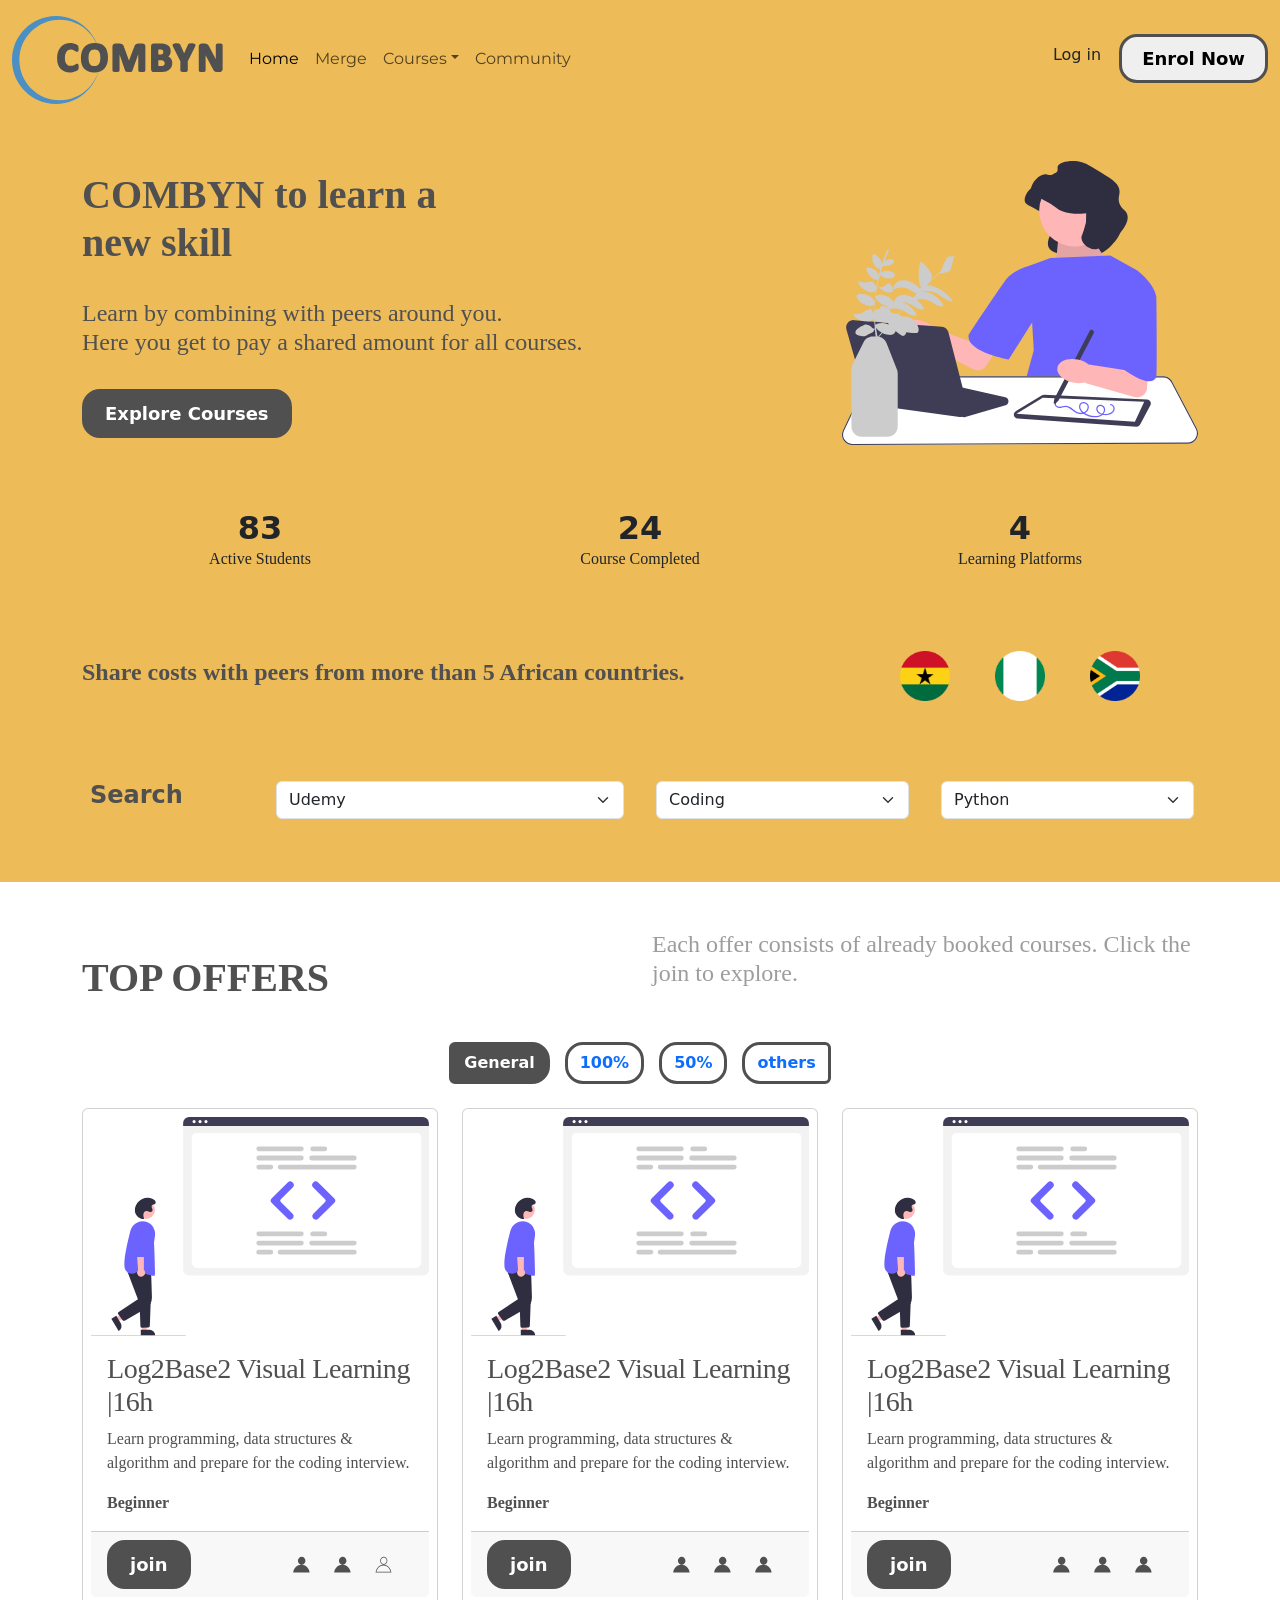
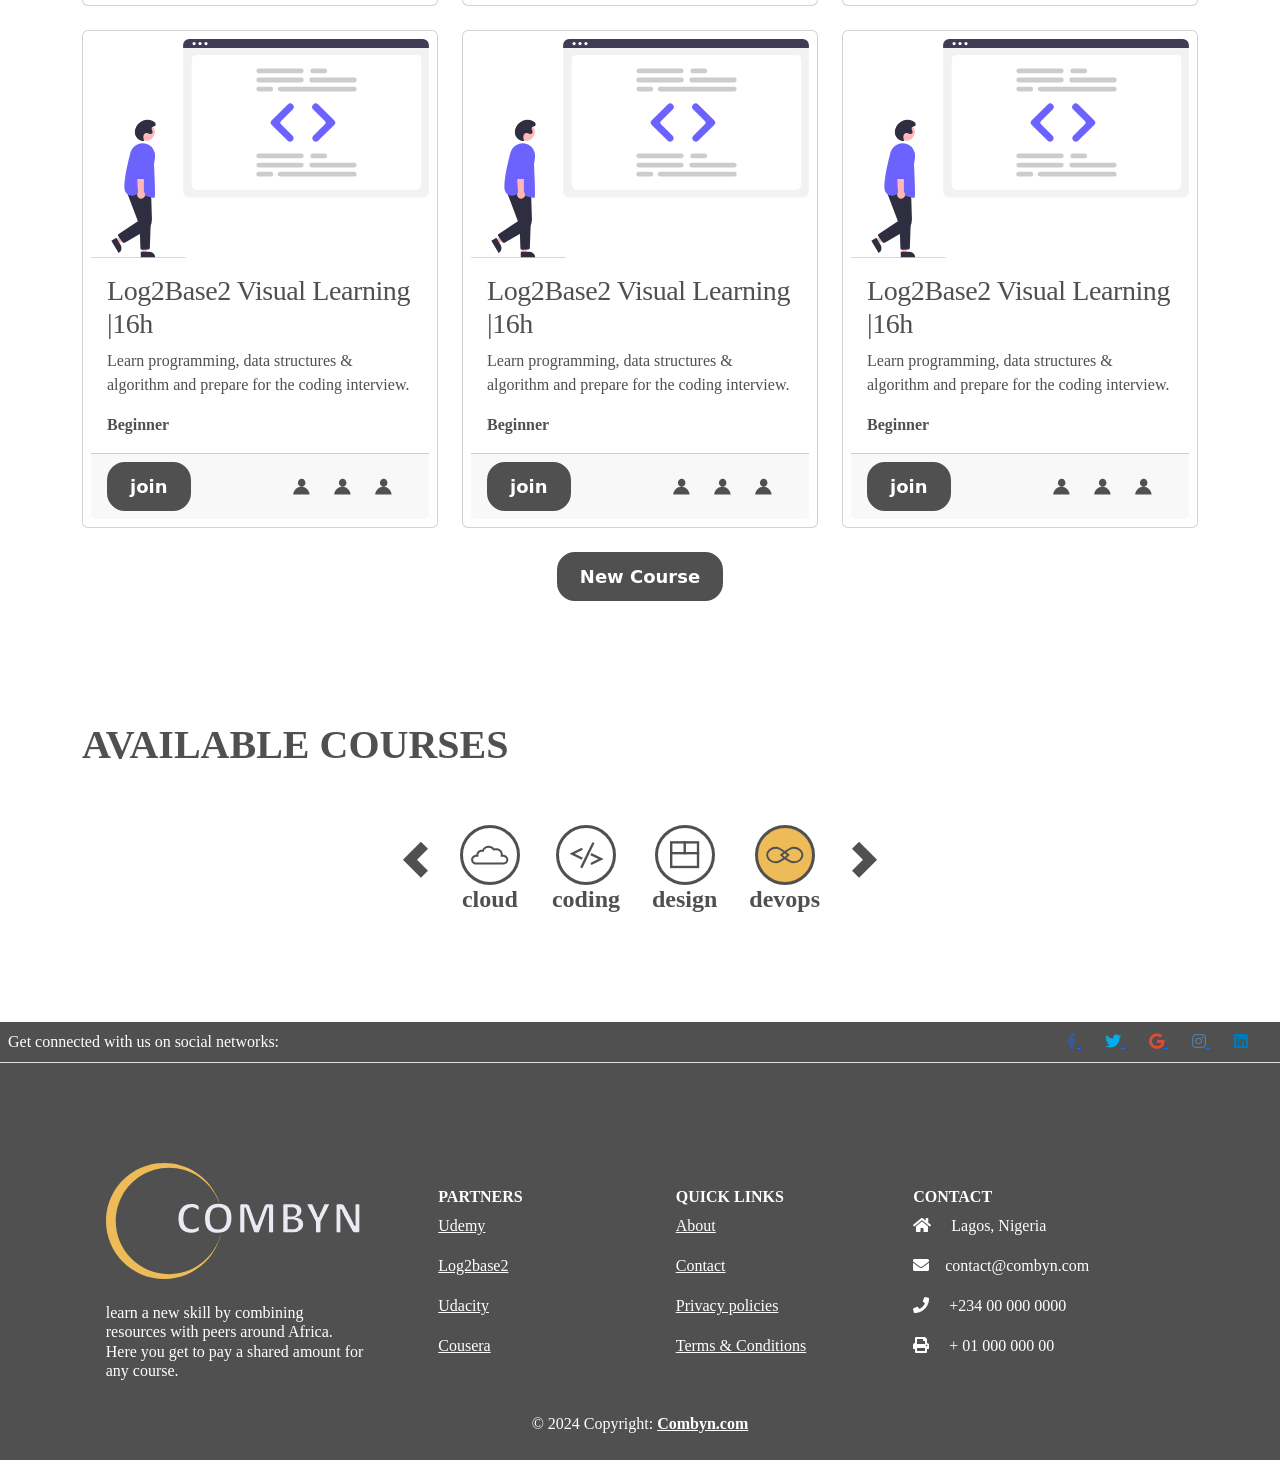
<file: index.html>
<!DOCTYPE html>
<html lang="en">
    <head>
        <meta charset="UTF-8" />
        <meta http-equiv="X-UA-Compatible" content="IE=edge" />
        <meta name="viewport" content="width=device-width, initial-scale=1.0" />
        <link rel="preconnect" href="https://fonts.googleapis.com" />
        <link rel="preconnect" href="https://fonts.gstatic.com" crossorigin />
        <link href="https://fonts.googleapis.com/css2?family=Montserrat:wght@600&family=Open+Sans:wght@700&display=swap" rel="stylesheet"/>
        <link rel="icon" href="images/SVGs/title_icon.svg" type="image/svg">
		<link rel="stylesheet" href="https://use.fontawesome.com/releases/v5.0.7/css/all.css">
        <title>combyn</title>
        <link rel="stylesheet" href="style.css"/>
        <link href="https://cdn.jsdelivr.net/npm/bootstrap@5.3.0/dist/css/bootstrap.min.css" rel="stylesheet" integrity="sha384-9ndCyUaIbzAi2FUVXJi0CjmCapSmO7SnpJef0486qhLnuZ2cdeRhO02iuK6FUUVM" crossorigin="anonymous">
    </head>
    <body>
        <div class="modal fade" tabindex="-1" id="login-modal">
            <div class="modal-dialog">
                <div class="modal-content">
                    <div class="modal-header">
                    <h5 class="modal-title">Login</h5>
                    <button type="button" class="btn-close" data-bs-dismiss="modal" aria-label="Close"></button>
                    </div>
                    <div class="modal-body">
                        <form>
                            <div class="form-floating mb-3">
                                <input type="email" class="form-control" id="floatingInput1" placeholder="email" />
                                <label for="floatingInput1">Email address</label>
                              </div>
                              <div class="mb-3 form-floating">
                                <input type="password" class="form-control" id="floatingPassword1" placeholder="password" />
                                <label for="floatingPassword1">Password</label>
                            </div>
                            <div class="mb-3 form-check">
                            <input type="checkbox" class="form-check-input" id="exampleCheck1">
                            <label class="form-check-label" for="exampleCheck1">Remember me</label>
                            </div>
                            <div class="text-center">
                                <button href="#" type="submit" class="butn light">login</button>
                            </div>
                            <p class="text-center text-muted mt-5 mb-0">Don't have an account? <a href="#!" data-bs-toggle="modal" data-bs-target="#enrol-modal" class="fw-bold text-body"><u>Enrol here</u></a></p>
                        </form>
                    </div>
                </div>
            </div>
        </div>
        <div class="modal fade" tabindex="-1" id="enrol-modal">
            <div class="modal-dialog">
                <div class="modal-content">
                    <div class="modal-header">
                        <h5 class="modal-title">Enrol Now</h5>
                        <button type="button" class="btn-close" data-bs-dismiss="modal" aria-label="Close"></button>
                    </div>
                    <div class="modal-body">
                        <form>
                            <div class="form-floating mb-4">
                              <input type="text" id="floatingInput2" class="form-control" placeholder="Full Name" />
                              <label for="floatingInput2">Full Name</label>
                            </div>
            
                            <div class="form-floating mb-4">
                              <input type="email" id="floatingInput3" class="form-control" placeholder="Email" />
                              <label for="floatingInput3">Email</label>
                            </div>
            
                            <div class="form-floating mb-4">
                              <input type="password" id="floatingPassword3" class="form-control" placeholder="Password" />
                              <label class="form-label" for="floatingPassword3">Password</label>
                            </div>
            
                            <div class="form-floating mb-4">
                              <input type="password" id="floatingPassword4" class="form-control" placeholder="Confirm Password" />
                              <label class="form-label" for="floatingPassword4">Confirm Password</label>
                            </div>
            
                            <div class="form-check d-flex justify-content-center mb-5">
                              <input class="form-check-input me-2" type="checkbox" value="" id="form2Example3cg" />
                              <label class="form-check-label" for="form2Example3g">I agree all statements in <a href="#!" class="text-body"><u>Terms of service</u></a></label>
                            </div>
                            <div class="d-flex justify-content-center">
                              <button type="button" class="butn light">Register</button>
                            </div>
                            <p class="text-center text-muted mt-5 mb-0">Have already an account? <a href="#!" data-bs-toggle="modal" data-bs-target="#login-modal" class="fw-bold text-body"><u>Login here</u></a></p>
                        </form>
                    </div>
                </div>
            </div>
        </div>
        <header>
			<nav class="navbar navbar-expand-lg">
				<div class="container-fluid">
					<a class="navbar-brand" href="#"><img src="images/SVGs/top_logo.svg" alt="Logo" class="d-inline-block align-text-top"></a>
					<button class="navbar-toggler" type="button" data-bs-toggle="collapse" data-bs-target="#navbarSupportedContent" aria-controls="navbarSupportedContent" aria-expanded="false" aria-label="Toggle navigation">
						<span class="navbar-toggler-icon"></span>
					</button>
					<div class="collapse navbar-collapse" id="navbarSupportedContent">
						<ul class="navbar-nav me-auto mb-2 mb-lg-0">
							<li class="nav-item"><a class="nav-link active" aria-current="page" href="#">Home</a></li>
							<li class="nav-item"><a class="nav-link" href="#">Merge</a></li>
							<li class="nav-item dropdown"><a class="nav-link dropdown-toggle" href="#" role="button" data-bs-toggle="dropdown" aria-expanded="false">Courses</a>
								<ul class="dropdown-menu">
									<li><a class="dropdown-item" href="#">Cloud</a></li>
									<li><a class="dropdown-item" href="#">Design</a></li>
									<li><a class="dropdown-item" href="#">Development</a></li>
									<li><a class="dropdown-item" href="#">Devops</a></li>
								</ul>
							</li>
							<li class="nav-item"><a class="nav-link" href="#">Community</a></li>
						</ul>
						<div class="d-flex justify-content-center">
							<button type="button" class="btn" data-bs-toggle="modal" data-bs-target="#login-modal" style="margin-right:5px"><h6>Log in<h6></button>
							<button type="button" class="butn light" data-bs-toggle="modal" data-bs-target="#enrol-modal">Enrol Now</button>
                        </div>
					</div>
				</div>
			</nav>
            <div class="container" id="section-1" style="padding-top: 20px">
                <!-- end of navigation bar -->
					<div class="row">
						<div class="col-lg-8" style="padding-top: 10px; padding-bottom: 20px">
							<h1 class="d-flex py-4 dark"><b>COMBYN to learn a <br/>
								new skill</b></h1>
							<p class="h4 pb-4 dark">
								Learn by combining with peers around you.<br/> 
								Here you get to pay a shared amount for all courses.
							</p>
							<a class="butn dark" href="#section-3" role="button">Explore Courses</a>
						</div>
						<div class="col-lg-4 py-4">
							<img class="hand-shake img-fluid align-items-center" src="images/SVGs/hand_shake.svg" alt="" />
						</div>
					</div>
					<div class="row justify-content-center py-4">
								<div class="col-4 px-4 py-3 text-center">
									<span class="num h2" data-val="200" style="font-weight: bold;">000</span>
									<p class="">Active Students</p>
								</div>
								<div class="col-4 px-4 py-3 text-center">
									<span class="num h2" data-val="055" style="font-weight: bold;">000</span>
									<p class="counter-title">Course Completed</p>
								</div>
								<div class="col-4 px-4 py-3 text-center">
									<span class="num h2" data-val="010" style="font-weight: bold;">00</span>
									<p class="counter-title">Learning Platforms</p>
								</div>
					</div>
					<div class="row align-items-center">
						<div class="col-lg-8">
							<p class="h4 dark fw-bold">Share costs with peers from more than 5 African countries.</h4>
						</div>
						<div class="col-lg-4">
							<div class="row py-4 justify-content-center">
								<div class="col-3 px-3 text-center">
									<img class="img-fluid" src="images/country_Ghana_image.png" alt="" width="50px"/>
								</div>
								<div class="col-3 px-3 text-center">
									<img class="img-fluid" src="images/country_Nigeria_image.png" alt="" width="50px"/>
								</div>
								<div class="col-3 px-3 text-center">
									<img class="img-fluid" src="images/country_South_Africa_image.png" alt="" width="50px"/>
								</div>
							</div>
						</div>
					</div>
            </div>
			<div class="container py-5">
				<div class="row">
					<div class="col-lg-2 py-2 pb-3">
						<h4 class="dark fw-bold px-2">Search</h4>
					</div>
					<div class="col-lg-4 py-2 px-3">
						<select class="form-select" aria-label="Default select example">
							<option selected>Udemy</option>
							<option value="1">Log2base2</option>
							<option value="2">Udacity</option>
							<option value="3">Cousera</option>
						</select>
					</div>
					<div class="col-lg-3 py-2 px-3">
						<select class="form-select" aria-label="Default select example">
							<option selected>Coding</option>
							<option value="1">Cloud</option>
							<option value="2">Design</option>
							<option value="3">DevOps</option>
						</select>
					</div>
					<div class="col-lg-3 py-2 px-3">
						<select class="form-select" aria-label="Default select example">
							<option selected>Python</option>
							<option value="1">Java Script</option>
							<option value="2">C#</option>
							<option value="3">Java</option>
						</select>
					</div>
				</div>
			</div>
        </header>
        <!-- end of header section -->
        <div class="container py-5" id="section-2">
            <div class="row">
                <div class="col-lg-6">
					<h1 class="d-flex py-4 dark"><b>TOP OFFERS</b></h2>
				</div>
				<div class="col-lg-6">
                    <p class="h4 pb-4 light">
                        Each offer consists of already booked courses. Click the join to explore.
                    </p>
                </div>
            </div>
			<nav aria-label="Page navigation example">
			  <ul class="pagination justify-content-center">
				<li class="page-item active p-2"><button type="button" value="button" class="butn dark page-link" role="button" id="allBooked">General</button></li>
				<li class="page-item p-2"><button type="button" value="button" class="butn light page-link" role="button" id="fullBooked">100%</button></li>
				<li class="page-item p-2"><button type="button" value="button" class="butn light page-link" role="button" id="halfBooked">50%</button></li>
				<li class="page-item p-2"><button type="button" value="button" class="butn light page-link" role="button" id="neitherFullHalf">others</button></li>
			  </ul>
			</nav>
            <div class="row row-cols-1 row-cols-md-3 g-4">
                <div class="col" id="courseCard">
                    <div class="card h-100 py-2 px-2">
						<img src="images/SVGs/study_code_review.svg" class="card-img-top" alt="study" id="cardImage">
						<div class="card-body">
							<h3 class="card-title dark" id="cardTitle">Log2Base2 Visual Learning <span id="separator">|</span><span class="courseLength">16h</span></h3>
							<p class="card-text dark" id="cardDescription">Learn programming, data structures & algorithm and prepare for the coding interview.</p>
							<p class="card-text dark" id="cardLevel"><b>Beginner</b></p>
						</div>
						<div class="card-footer" id="cardFooter">
							<div class="row align-items-center justify-content-center">
								<div class="col-6">
									<a href="#" class="butn dark left" id="cardButton">join</a>
								</div>
								<div class="col-6">
									<div class="row justify-content-center">
										<div class="col-3 text-center" id="cardPerson">
											<img class="img-fluid" src="images/SVGs/person_dark_icon.svg" alt="" width="25px"/>
										</div>
										<div class="col-3 text-center" id="cardPerson">
											<img class="img-fluid" src="images/SVGs/person_dark_icon.svg" alt="" width="25px"/>
										</div>
										<div class="col-3 text-center" id="cardPerson">
											<img class="img-fluid" src="images/SVGs/person_light_icon.svg" alt="" width="25px"/>
										</div>
									</div>
								</div>
							</div>
						</div>
					</div>
				</div>
                <div class="col" id="courseCard">
                    <div class="card h-100 py-2 px-2">
						<img src="images/SVGs/study_code_review.svg" class="card-img-top" alt="study" id="cardImage">
						<div class="card-body">
							<h3 class="card-title dark" id="cardTitle">Log2Base2 Visual Learning <span id="separator">|</span><span class="courseLength">16h</span></h3>
							<p class="card-text dark" id="cardDescription">Learn programming, data structures & algorithm and prepare for the coding interview.</p>
							<p class="card-text dark" id="cardLevel"><b>Beginner</b></p>
						</div>
						<div class="card-footer" id="cardFooter">
							<div class="row align-items-center justify-content-center">
								<div class="col-6">
									<a href="#" class="butn dark left" id="cardButton">join</a>
								</div>
								<div class="col-6">
									<div class="row justify-content-center">
										<div class="col-3 text-center" id="cardPerson">
											<img class="img-fluid" src="images/SVGs/person_dark_icon.svg" alt="" width="25px"/>
										</div>
										<div class="col-3 text-center" id="cardPerson">
											<img class="img-fluid" src="images/SVGs/person_dark_icon.svg" alt="" width="25px"/>
										</div>
										<div class="col-3 text-center" id="cardPerson">
											<img class="img-fluid" src="images/SVGs/person_dark_icon.svg" alt="" width="25px"/>
										</div>
									</div>
								</div>
							</div>
						</div>
					</div>
				</div>
                <div class="col" id="courseCard">
                    <div class="card h-100 py-2 px-2">
						<img src="images/SVGs/study_code_review.svg" class="card-img-top" alt="study" id="cardImage">
						<div class="card-body">
							<h3 class="card-title dark" id="cardTitle">Log2Base2 Visual Learning <span id="separator">|</span><span class="courseLength">16h</span></h3>
							<p class="card-text dark" id="cardDescription">Learn programming, data structures & algorithm and prepare for the coding interview.</p>
							<p class="card-text dark" id="cardLevel"><b>Beginner</b></p>
						</div>
						<div class="card-footer" id="cardFooter">
							<div class="row align-items-center justify-content-center">
								<div class="col-6">
									<a href="#" class="butn dark left" id="cardButton">join</a>
								</div>
								<div class="col-6">
									<div class="row justify-content-center">
										<div class="col-3 text-center" id="cardPerson">
											<img class="img-fluid" src="images/SVGs/person_dark_icon.svg" alt="" width="25px"/>
										</div>
										<div class="col-3 text-center" id="cardPerson">
											<img class="img-fluid" src="images/SVGs/person_dark_icon.svg" alt="" width="25px"/>
										</div>
										<div class="col-3 text-center" id="cardPerson">
											<img class="img-fluid" src="images/SVGs/person_dark_icon.svg" alt="" width="25px"/>
										</div>
									</div>
								</div>
							</div>
						</div>
					</div>
				</div>
                <div class="col" id="courseCard">
                    <div class="card h-100 py-2 px-2">
						<img src="images/SVGs/study_code_review.svg" class="card-img-top" alt="study" id="cardImage">
						<div class="card-body">
							<h3 class="card-title dark" id="cardTitle">Log2Base2 Visual Learning <span id="separator">|</span><span class="courseLength">16h</span></h3>
							<p class="card-text dark" id="cardDescription">Learn programming, data structures & algorithm and prepare for the coding interview.</p>
							<p class="card-text dark" id="cardLevel"><b>Beginner</b></p>
						</div>
						<div class="card-footer" id="cardFooter">
							<div class="row align-items-center justify-content-center">
								<div class="col-6">
									<a href="#" class="butn dark left" id="cardButton">join</a>
								</div>
								<div class="col-6">
									<div class="row justify-content-center">
										<div class="col-3 text-center" id="cardPerson">
											<img class="img-fluid" src="images/SVGs/person_dark_icon.svg" alt="" width="25px"/>
										</div>
										<div class="col-3 text-center" id="cardPerson">
											<img class="img-fluid" src="images/SVGs/person_dark_icon.svg" alt="" width="25px"/>
										</div>
										<div class="col-3 text-center" id="cardPerson">
											<img class="img-fluid" src="images/SVGs/person_dark_icon.svg" alt="" width="25px"/>
										</div>
									</div>
								</div>
							</div>
						</div>
					</div>
				</div>
                <div class="col" id="courseCard">
                    <div class="card h-100 py-2 px-2">
						<img src="images/SVGs/study_code_review.svg" class="card-img-top" alt="study" id="cardImage">
						<div class="card-body">
							<h3 class="card-title dark" id="cardTitle">Log2Base2 Visual Learning <span id="separator">|</span><span class="courseLength">16h</span></h3>
							<p class="card-text dark" id="cardDescription">Learn programming, data structures & algorithm and prepare for the coding interview.</p>
							<p class="card-text dark" id="cardLevel"><b>Beginner</b></p>
						</div>
						<div class="card-footer" id="cardFooter">
							<div class="row align-items-center justify-content-center">
								<div class="col-6">
									<a href="#" class="butn dark left" id="cardButton">join</a>
								</div>
								<div class="col-6">
									<div class="row justify-content-center">
										<div class="col-3 text-center" id="cardPerson">
											<img class="img-fluid" src="images/SVGs/person_dark_icon.svg" alt="" width="25px"/>
										</div>
										<div class="col-3 text-center" id="cardPerson">
											<img class="img-fluid" src="images/SVGs/person_dark_icon.svg" alt="" width="25px"/>
										</div>
										<div class="col-3 text-center" id="cardPerson">
											<img class="img-fluid" src="images/SVGs/person_dark_icon.svg" alt="" width="25px"/>
										</div>
									</div>
								</div>
							</div>
						</div>
					</div>
				</div>
                <div class="col" id="courseCard">
                    <div class="card h-100 py-2 px-2">
						<img src="images/SVGs/study_code_review.svg" class="card-img-top" alt="study" id="cardImage">
						<div class="card-body">
							<h3 class="card-title dark" id="cardTitle">Log2Base2 Visual Learning <span id="separator">|</span><span class="courseLength">16h</span></h3>
							<p class="card-text dark" id="cardDescription">Learn programming, data structures & algorithm and prepare for the coding interview.</p>
							<p class="card-text dark" id="cardLevel"><b>Beginner</b></p>
						</div>
						<div class="card-footer" id="cardFooter">
							<div class="row align-items-center justify-content-center">
								<div class="col-6">
									<a href="#" class="butn dark left" id="cardButton">join</a>
								</div>
								<div class="col-6">
									<div class="row justify-content-center">
										<div class="col-3 text-center" id="cardPerson">
											<img class="img-fluid" src="images/SVGs/person_dark_icon.svg" alt="" width="25px"/>
										</div>
										<div class="col-3 text-center" id="cardPerson">
											<img class="img-fluid" src="images/SVGs/person_dark_icon.svg" alt="" width="25px"/>
										</div>
										<div class="col-3 text-center" id="cardPerson">
											<img class="img-fluid" src="images/SVGs/person_dark_icon.svg" alt="" width="25px"/>
										</div>
									</div>
								</div>
							</div>
						</div>
					</div>
				</div>
			</div>
			<div class="text-center py-4">
				<button type="button" href="#" class="butn dark">New Course</button>
			</div>
		</div>
        <!-- end of top offers section -->
        <div class="container pt-5" id="section-3">
			<div class="row">
    	        <h1 class="d-flex dark pb-5"><b>AVAILABLE COURSES</b></h1>
			</div>
            <nav aria-label="Page navigation example">
				<ul class="pagination justify-content-center text-center">
				  <li class="page-item pt-3 px-3"><a href="#"><img src="images/SVGs/button_previous.svg" alt="" class="img-fluid" /></a></li>
				  <li class="page-item px-3">
					<input type="radio" class="btn-check" name="btnradio" id="btnradio1" autocomplete="off" checked>
				  	<label class="available-courses" for="btnradio1" style="padding-top: 12px; padding-left: 0.3px;">
						<svg width="38" height="30" viewBox="0 0 58 30" fill="none" xmlns="http://www.w3.org/2000/svg">
							<mask id="path-1-inside-1_613_19" fill="white">
							<path fill-rule="evenodd" clip-rule="evenodd" d="M26.8871 0.831761C30.4683 0.831761 33.6305 2.48825 35.5238 5.0166C36.4824 4.73397 37.504 4.58141 38.5642 4.58141C44.0786 4.58141 48.5488 8.70854 48.5488 13.7996C48.5488 14.0655 48.5366 14.3287 48.5127 14.5888C48.6369 14.5836 48.7617 14.581 48.8872 14.581C53.3735 14.581 57.0103 17.9386 57.0103 22.0805C57.0103 25.905 53.9095 29.0609 49.9024 29.5221V29.58H48.9177C48.9075 29.5801 48.8974 29.5801 48.8872 29.5801C48.8771 29.5801 48.867 29.5801 48.8568 29.58H8.30194L8.27151 29.5801L8.24109 29.58H7.59473V29.5544C3.42513 29.2369 0.148438 26.012 0.148438 22.0805C0.148438 17.9387 3.78525 14.581 8.27148 14.581V14.5808C8.27148 10.4389 11.9083 7.08122 16.3946 7.08122C16.6201 7.08122 16.8434 7.0897 17.0643 7.10634C18.5592 3.44006 22.3932 0.831761 26.8871 0.831761Z"/>
							</mask>
							<path d="M35.5238 5.0166L33.1224 6.81477L34.3722 8.48378L36.3721 7.89415L35.5238 5.0166ZM48.5127 14.5888L45.5253 14.3144L45.2116 17.7297L48.6383 17.5862L48.5127 14.5888ZM49.9024 29.5221L49.5594 26.5418L46.9024 26.8476V29.5221H49.9024ZM49.9024 29.58V32.58H52.9024V29.58H49.9024ZM48.9177 29.58V26.58L48.9075 26.5801L48.9177 29.58ZM48.8568 29.58L48.867 26.58H48.8568V29.58ZM8.30194 29.58V26.58L8.29686 26.58L8.30194 29.58ZM8.27151 29.5801L8.26644 32.5801L8.27659 32.5801L8.27151 29.5801ZM8.24109 29.58L8.24617 26.58H8.24109V29.58ZM7.59473 29.58H4.59473V32.58H7.59473V29.58ZM7.59473 29.5544H10.5947V26.7742L7.82252 26.5631L7.59473 29.5544ZM8.27148 14.581L8.27149 17.581L11.2715 17.581V14.581H8.27148ZM17.0643 7.10634L16.8389 10.0979L19.0173 10.262L19.8422 8.23906L17.0643 7.10634ZM37.9251 3.21842C35.4539 -0.0818431 31.394 -2.16824 26.8871 -2.16824V3.83176C29.5427 3.83176 31.8072 5.05835 33.1224 6.81477L37.9251 3.21842ZM38.5642 1.58141C37.2154 1.58141 35.9082 1.7756 34.6754 2.13905L36.3721 7.89415C37.0567 7.69234 37.7926 7.58141 38.5642 7.58141V1.58141ZM51.5488 13.7996C51.5488 6.8306 45.5053 1.58141 38.5642 1.58141V7.58141C42.6518 7.58141 45.5488 10.5865 45.5488 13.7996H51.5488ZM51.5002 14.8632C51.5324 14.512 51.5488 14.1572 51.5488 13.7996H45.5488C45.5488 13.9737 45.5408 14.1454 45.5253 14.3144L51.5002 14.8632ZM48.6383 17.5862C48.7206 17.5827 48.8036 17.581 48.8872 17.581V11.581C48.7198 11.581 48.5531 11.5845 48.3872 11.5914L48.6383 17.5862ZM48.8872 17.581C51.9467 17.581 54.0103 19.8166 54.0103 22.0805H60.0103C60.0103 16.0607 54.8003 11.581 48.8872 11.581V17.581ZM54.0103 22.0805C54.0103 24.1785 52.2623 26.2306 49.5594 26.5418L50.2455 32.5024C55.5567 31.8911 60.0103 27.6316 60.0103 22.0805H54.0103ZM52.9024 29.58V29.5221H46.9024V29.58H52.9024ZM48.9177 32.58H49.9024V26.58H48.9177V32.58ZM48.9075 26.5801C48.9008 26.5801 48.894 26.5801 48.8872 26.5801V32.5801C48.9008 32.5801 48.9143 32.5801 48.9278 32.58L48.9075 26.5801ZM48.8872 26.5801C48.8805 26.5801 48.8737 26.5801 48.867 26.5801L48.8467 32.58C48.8602 32.5801 48.8737 32.5801 48.8872 32.5801V26.5801ZM8.30194 32.58H48.8568V26.58H8.30194V32.58ZM8.27659 32.5801L8.30702 32.58L8.29686 26.58L8.26644 26.5801L8.27659 32.5801ZM8.23601 32.58L8.26644 32.5801L8.27659 26.5801L8.24617 26.58L8.23601 32.58ZM7.59473 32.58H8.24109V26.58H7.59473V32.58ZM4.59473 29.5544V29.58H10.5947V29.5544H4.59473ZM-2.85156 22.0805C-2.85156 27.7893 1.8506 32.1257 7.36693 32.5458L7.82252 26.5631C4.99967 26.3481 3.14844 24.2347 3.14844 22.0805H-2.85156ZM8.27147 11.581C2.35848 11.581 -2.85156 16.0607 -2.85156 22.0805H3.14844C3.14844 19.8166 5.21202 17.581 8.27149 17.581L8.27147 11.581ZM5.27148 14.5808V14.581H11.2715V14.5808H5.27148ZM16.3946 4.08122C10.4815 4.08122 5.27148 8.56094 5.27148 14.5808H11.2715C11.2715 12.3168 13.3351 10.0812 16.3946 10.0812V4.08122ZM17.2897 4.11482C16.9939 4.09254 16.6953 4.08122 16.3946 4.08122V10.0812C16.5448 10.0812 16.693 10.0869 16.8389 10.0979L17.2897 4.11482ZM26.8871 -2.16824C21.2475 -2.16824 16.2689 1.11142 14.2863 5.97363L19.8422 8.23906C20.8495 5.7687 23.5389 3.83176 26.8871 3.83176V-2.16824Z" fill="#505050" mask="url(#path-1-inside-1_613_19)"/>
							</svg>																											
					</label>
					<p class="h4 dark fw-bold">cloud</p>
				  </li>
				  <li class="page-item px-3">
					<input type="radio" class="btn-check" name="btnradio" id="btnradio2" autocomplete="off" checked>
				  	<label class="available-courses" for="btnradio2" style="padding-top: 12px; padding-left: 0.3px;">
						<svg width="35" height="30" viewBox="0 0 44 34" fill="none" xmlns="http://www.w3.org/2000/svg">
							<path d="M16.7126 9.16468L4.07666 15.4143L16.7126 21.6639" stroke="#505050" stroke-width="3"/>
							<path d="M27.5433 28.3301L40.1792 22.0804L27.5433 15.8308" stroke="#505050" stroke-width="3"/>
							<line y1="-1.5" x2="35.1864" y2="-1.5" transform="matrix(-0.436065 0.899915 -0.924266 -0.381749 29.3486 0.831787)" stroke="#505050" stroke-width="3"/>
						</svg>																												
					</label>
					<p class="h4 dark fw-bold">coding</p>
				  </li>
				  <li class="page-item px-3">
					<input type="radio" class="btn-check" name="btnradio" id="btnradio3" autocomplete="off" checked>
				  	<label class="available-courses" for="btnradio3" style="padding-top: 12px; padding-left: 0.3px;">
						<svg width="30" height="30" viewBox="0 0 38 35" fill="none" xmlns="http://www.w3.org/2000/svg">
							<rect x="1.5" y="1.5" width="34.0051" height="31.1646" stroke="#505050" stroke-width="3"/>
							<line y1="15.1656" x2="37.0051" y2="15.1656" stroke="#505050" stroke-width="3"/>
							<line x1="18.6489" y1="-3.23682e-10" x2="18.6489" y2="16.6657" stroke="#505050" stroke-width="3"/>
						</svg>																					
					</label>
					<p class="h4 dark fw-bold">design</p>
				  </li>
				  <li class="page-item px-3">
					<input type="radio" class="btn-check" name="btnradio" id="btnradio4" autocomplete="off" checked>
				  	<label class="available-courses" for="btnradio4" style="padding-top: 12px; padding-left: 0.3px;">
						<svg width="38" height="30" viewBox="0 0 60 26" fill="none" xmlns="http://www.w3.org/2000/svg">
							<path d="M15.7379 1.6649C17.5216 1.6649 19.688 2.35474 22.0312 3.52496C24.3483 4.68216 26.7059 6.24132 28.8362 7.8263C30.9617 9.40764 32.8314 10.9925 34.171 12.1837C34.546 12.5171 34.8788 12.8191 35.1634 13.0808C34.8788 13.3425 34.546 13.6445 34.171 13.9779C32.8314 15.1691 30.9617 16.754 28.8362 18.3353C26.7059 19.9203 24.3483 21.4794 22.0312 22.6366C19.688 23.8069 17.5216 24.4967 15.7379 24.4967C7.80694 24.4967 1.84375 19.1498 1.84375 13.0808C1.84375 7.01185 7.80694 1.6649 15.7379 1.6649Z" stroke="#505050" stroke-width="3"/>
							<path d="M43.6161 24.4967C41.8324 24.4967 39.666 23.8069 37.3228 22.6367C35.0057 21.4795 32.6481 19.9203 30.5178 18.3353C28.3923 16.754 26.5226 15.1691 25.183 13.978C24.808 13.6445 24.4752 13.3426 24.1906 13.0808C24.4752 12.8191 24.808 12.5171 25.183 12.1837C26.5226 10.9925 28.3923 9.40766 30.5178 7.82632C32.6481 6.24134 35.0057 4.68218 37.3228 3.52498C39.666 2.35476 41.8324 1.66492 43.6161 1.66492C51.5471 1.66492 57.5103 7.01187 57.5103 13.0808C57.5103 19.1498 51.5471 24.4967 43.6161 24.4967Z" stroke="#505050" stroke-width="3"/>
						</svg>														
					</label>
					<p class="h4 dark fw-bold">devops</p>
				  </li>
				  <li class="page-item pt-3 px-3"><a href="#"><img src="images/SVGs/button_next.svg" alt="" class="img-fluid"/></a></li>
				</ul>
			</nav>
        </div>
			
		<footer class="text-center text-lg-start">
		  <!-- Section: Social media -->
		  <section class="d-flex justify-content-center justify-content-lg-between p-2 border-bottom">
			<div class="me-5 d-none d-lg-block">
			  <span>Get connected with us on social networks:</span>
			</div>
			<div>
			  <a href="" class="me-4">
				<i class="fab fa-facebook-f" style="color: #3b5998"></i>
			  </a>
			  <a href="" class="me-4">
				<i class="fab fa-twitter" style="color: #00aced"></i>
			  </a>
			  <a href="" class="me-4">
				<i class="fab fa-google" style="color: #dd4b39"></i>
			  </a>
			  <a href="" class="me-4">
				<i class="fab fa-instagram" style="color: #517fa4"></i>
			  </a>
			  <a href="" class="me-4">
				<i class="fab fa-linkedin" style="color: #007bb6"></i>
			  </a>
			</div>
		  </section>
		  <section class="">
			<div class="container text-center text-md-start">
			  <div class="row">
				<div class="col-md-3 col-lg-4 col-xl-3 mx-auto">
					<a class="" href="#"><img src="images/SVGs/bottom_logo.svg" alt="Logo" class="img-fluid" /></a>
					<p class="h6 pt-4">learn a new skill by combining resources with peers around Africa. 
						Here you get to pay a shared amount for any course.
					</p>
				</div>
				<div class="col-md-2 col-lg-2 col-xl-2 mx-auto pt-4">
				  <h6 class="text-uppercase fw-bold light">Partners</h6>
				  <p ><a href="#!" class="text-reset">Udemy</a></p>
				  <p><a href="#!" class="text-reset">Log2base2</a></p>
				  <p><a href="#!" class="text-reset">Udacity</a></p>
				  <p><a href="#!" class="text-reset">Cousera</a></p>
				</div>
				<div class="col-md-3 col-lg-2 col-xl-2 mx-auto pt-4">
				  <h6 class="text-uppercase fw-bold">Quick links</h6>
				  <p><a href="#!" class="text-reset">About</a></p>
				  <p><a href="#!" class="text-reset">Contact</a></p>
				  <p><a href="#!" class="text-reset">Privacy policies</a></p>
				  <p><a href="#!" class="text-reset">Terms & Conditions</a></p>
				</div>
				<div class="col-md-4 col-lg-3 col-xl-3 mx-auto pt-4">
				  <h6 class="text-uppercase fw-bold">Contact</h6>
				  <p><i class="fas fa-home me-3"></i> Lagos, Nigeria</p>
				  <p><i class="fas fa-envelope me-3"></i>contact@combyn.com</p>
				  <p><i class="fas fa-phone me-3"></i> +234 00 000 0000</p>
				  <p><i class="fas fa-print me-3"></i> + 01 000 000 00</p>
				</div>
			  </div>
			</div>
		  </section>
		  <div class="text-center p-4">
			© 2024 Copyright:
			<a class="text-reset fw-bold" href="#">Combyn.com</a>
		  </div>
		</footer>
        <script src="https://cdn.jsdelivr.net/npm/bootstrap@5.3.0/dist/js/bootstrap.bundle.min.js" integrity="sha384-geWF76RCwLtnZ8qwWowPQNguL3RmwHVBC9FhGdlKrxdiJJigb/j/68SIy3Te4Bkz" crossorigin="anonymous"></script>   
        <script src = "main.js"></script>
    </body>
</html>
</file>
<file: style.css>
:root {
    --dark-yellow-color: #EDBB57;
    --light-blue-color: #D0E4D0;
    --dark-brown-color: #505050;
    --white-color: #FFFFFF;
    --light-yellow-color: #F5D58A;
}

*,
*::after,
*::before{
    box-sizing: border-box;
}

body {
    font-family: Cambria, Cochin, Georgia, Times, 'Times New Roman', serif;
}

.navigation {
    transition: all 0.5s;
}

.modal-header {
    background: var(--dark-yellow-color);
}

.navbar-scrolled {
    background-color: rgba(80,80,80,0.5);
    box-shadow: 0px 3px 10px rgba(0, 0, 0, 0.15);
}

.butn {
    padding: 8px 20px;
    border-radius: 18px;
    display: inline-block;
    font-weight: bold;
    font-size: 18px;
    text-decoration: none;
    position: relative;
}

.butn.dark{
    border: 3px solid var(--dark-brown-color);
    background: var(--dark-brown-color);
    color: #FFFFFF;
}

.butn.light{
    border: 3px solid var(--dark-brown-color);
    background-color: none;
}

/* Header */

header {
    background: var(--dark-yellow-color);
}

nav a {
    font-family: 'Montserrat';
    font-weight: bold;
    font-size: 15px;
    color: var(--dark-brown-color);
    text-decoration: none;
}

.hero-section {
    display: flex;
	height: 100vh;
	width: 100%;
	align-items: center;
	justify-content: space-between;
	padding-top: 50px;
	vertical-align: 10px;
}

/* second page */

.page-item.active .page-link{
	color: #FFFFFF;
	border: 3px solid var(--dark-brown-color);
	background-color: var(--dark-brown-color);
}

section{
    margin-top: 100px;
}

section.top-offers .top-offers-header{
    color: var(--dark-brown-color);
    align-items: center;
    gap: 900px;
    display: inline-flex;
}

h1, h2, h3, p{
	font-family: 'Calibri', Cambria, Cochin, Georgia, Times, 'Times New Roman', serif;
}

h1{
    font-weight: bold;
    font-size: 200px;
}

h2{
    font-weight: bold;
    font-size: 50px;
    white-space: nowrap;
}

h3{
    font-size: 20px;
    letter-spacing: -0.015em;
}

h3.light, h2.light, p.light{
    color: rgba(80, 80, 80, 0.56);
}

h1.dark, h2.dark, h3.dark, h4.dark, p.dark{
    color: var(--dark-brown-color)
}

.top-offers-cards-section{
    text-align: center;
	width: 100%;
    padding-top: 36px;
}

.top-offers-cards-section .row{
    display: inline-flex;
}

.top-offers-card{
    box-sizing: border-box;
    border: 3px solid var(--dark-brown-color);
    border-radius: 26px;
    box-shadow: var(--dark-brown-color);
    padding: 16px;
}

.top-offers-cards-section .column{
    width: 30%;
    float: left;
    width: 400px;
    margin: 20px 20px;
}

.top-offers-card .logo-persons{
    display: flex;
    justify-content: center;
	gap: 180px;
}

.top-offers-card .logo-persons .left{
    margin-left: 0;
}

.top-offers-card .logo-persons .top-offers-card-logo{
    mix-blend-mode: darken;
}

.top-offers-card .logo-persons .top-offers-card-logo img{
    height: 20px;
}

.top-offers-card .logo-persons .top-offers-card-persons{
    justify-content: end;
}

.top-offers-card .logo-persons .top-offers-card-persons img{
    width:20px;
	height: 20px;
}

.top-offers-card .content{
    text-align: left;
}

.top-offers-card .botton-price{
    display: flex;
    justify-content: center;
	gap: 150px;
}

.top-offers .new-course{
	top: 0px;
	display: flex;
    justify-content: center;
	padding-top: 36px;
}

section.more-courses-section{
    padding-top: 60px;
    background-color: var(--light-blue-color);
}

.more-courses .course-carousel{
	display: flex;
	justify-content: center;
}

.more-courses .top-slides .course-carousel .carousel-card{
	display: float;
    border-radius: 26px;
    padding: 16px;
	width: 20%;
	text-align: center;
	position: relative;
}

.more-courses .top-slides .course-carousel .button{
	padding-top: 70px;
}

.more-courses .top-slides .course-carousel .carousel-card img{
    width: 60px !important;
	top: -15px;
	position: absolute;
	left: 50%;
	margin-left: -30px;
}

.more-courses .top-slides .course-carousel .carousel-card .card-content{
    border: 3px solid var(--dark-brown-color);
    border-radius: 26px;
    box-shadow: var(--dark-brown-color);
    padding: 16px;
}

.more-courses .top-slides .dots{
	text-align: center;
}

.more-courses .row .column .course-card{
    text-align: center;
    background-color: var(--white-color);
    padding: 16px;
    box-sizing: border-box;
}

label.available-courses{
    border: 3px solid var(--dark-brown-color);
    border-radius: 50%;
    cursor: pointer;
    height: 60px;
	width: 60px;
    justify-content: center;
    &:focus, &:active {
        border: 3px solid var(--dark-brown-color);
    }
}

input[type="radio"] {
	opacity: 0;
	width: 0;
  height: 0;
}

input[type="radio"]:active ~ label {
  opacity: 1;
}

input[type="radio"]:checked ~ label {
    opacity: 1;
	background-color: var(--dark-yellow-color);
}

footer{
    background-color: var(--dark-brown-color);
    color: var(--white-color);
    font-family: 'Calibri', Cambria, Cochin, Georgia, Times, 'Times New Roman', serif;
	width: 100%;
}


  /* Responsive columns - one column layout (vertical) on small screens */
</file>
